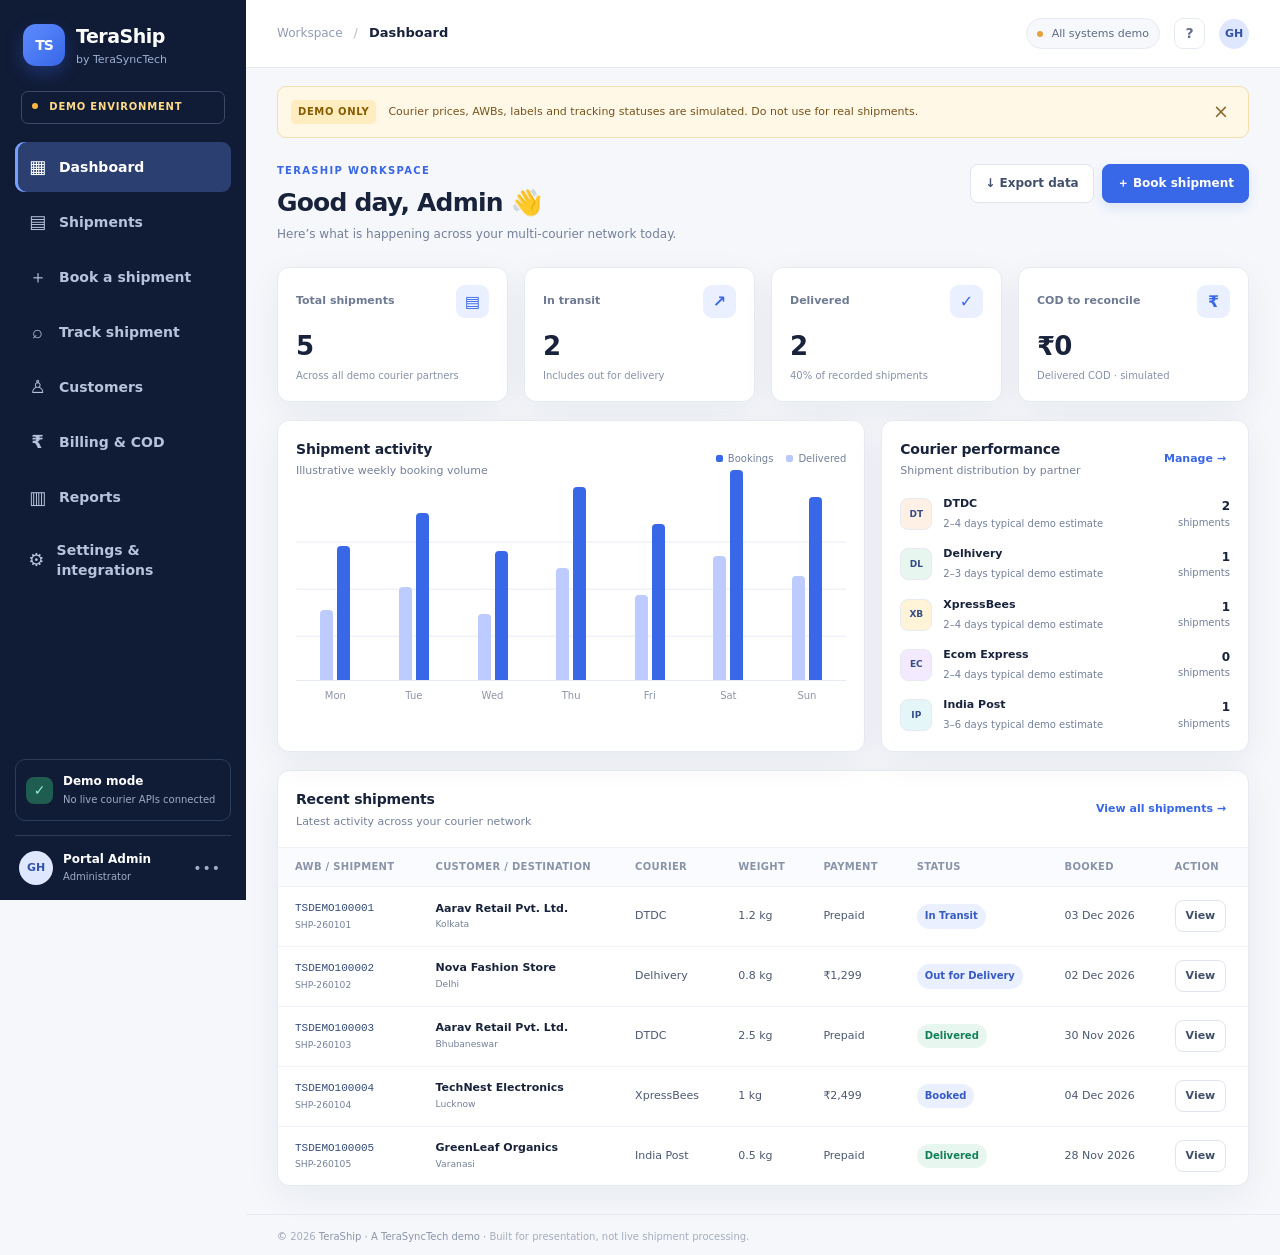
<file: TeraShip-ONE-FILE-index.html>
<!doctype html>
<html lang="en">
<head>
  <meta charset="utf-8">
  <meta name="viewport" content="width=device-width,initial-scale=1">
  <meta name="theme-color" content="#101b35">
  <title>TeraShip | Multi-Courier Management</title>
  <meta name="description" content="TeraShip multi-courier shipping, tracking, billing and COD demo by TeraSyncTech.">
  <style>
:root{--navy:#101b35;--navy2:#172748;--blue:#3867e8;--blue2:#eaf0ff;--ink:#18233b;--muted:#748099;--line:#e6eaf1;--bg:#f5f7fb;--white:#fff;--green:#12805c;--greenbg:#e7f7ef;--amber:#9a6400;--amberbg:#fff4d8;--red:#c33c4a;--shadow:0 10px 35px rgba(23,39,72,.06)}
*{box-sizing:border-box}body{margin:0;background:var(--bg);font:14px/1.45 Inter,ui-sans-serif,system-ui,-apple-system,BlinkMacSystemFont,"Segoe UI",sans-serif;color:var(--ink)}button,input,select,textarea{font:inherit}button{cursor:pointer}.app-shell{min-height:100vh}.sidebar{width:246px;background:var(--navy);color:#fff;position:fixed;inset:0 auto 0 0;padding:23px 15px 15px;display:flex;flex-direction:column;z-index:5}.brand{display:flex;align-items:center;gap:11px;text-decoration:none;color:white;padding:0 8px 24px}.brand-mark{width:42px;height:42px;border-radius:13px;display:grid;place-items:center;background:linear-gradient(135deg,#5d8cff,#3867e8);font-weight:850;letter-spacing:-1px;box-shadow:0 7px 18px #3867e855}.brand strong{display:block;font-size:19px;letter-spacing:-.5px}.brand small{display:block;color:#9eb0d2;font-size:11px;margin-top:1px}.demo-pill{margin:0 6px 18px;border:1px solid #394967;border-radius:7px;padding:8px 10px;font-size:10px;font-weight:800;letter-spacing:.8px;color:#ffda87}.demo-pill span{display:inline-block;width:6px;height:6px;background:#ffb83f;border-radius:50%;margin-right:7px;vertical-align:1px}.nav{display:grid;gap:5px}.nav-item{border:0;background:transparent;color:#b7c3da;text-align:left;padding:12px 13px;border-radius:9px;display:flex;align-items:center;gap:12px;font-weight:550;transition:.15s}.nav-item span{width:19px;text-align:center;font-size:18px}.nav-item:hover{background:#1c2b4b;color:white}.nav-item.active{background:#2b4070;color:white;box-shadow:inset 3px 0 #75a0ff}.sidebar-bottom{margin-top:auto}.secure-note{display:flex;gap:10px;align-items:center;padding:13px 10px;border:1px solid #2d3e5d;border-radius:10px;margin-bottom:14px}.secure-icon{width:27px;height:27px;border-radius:8px;display:grid;place-items:center;background:#1f5d50;color:#8ff0cb;font-weight:900}.secure-note b,.user-mini b{display:block;font-size:12px}.secure-note small,.user-mini small{display:block;font-size:10px;color:#9eacc4;margin-top:2px}.user-mini{display:flex;align-items:center;gap:10px;border-top:1px solid #2b3a57;padding:15px 4px 0}.avatar{width:34px;height:34px;border-radius:50%;display:grid;place-items:center;background:#dfe7ff;color:#3154a8;font-size:11px;font-weight:800;flex-shrink:0}.user-mini button{margin-left:auto;background:transparent;color:#9eacc4;border:0;letter-spacing:1px}.main{margin-left:246px;min-height:100vh;display:flex;flex-direction:column}.topbar{height:68px;background:#fff;border-bottom:1px solid var(--line);display:flex;align-items:center;justify-content:space-between;padding:0 31px;position:sticky;top:0;z-index:3}.breadcrumbs{display:flex;gap:11px;align-items:center;color:#929bb0;font-size:12px}.breadcrumbs b{color:#c2c8d4}.breadcrumbs strong{color:var(--ink);font-size:13px}.top-actions{display:flex;align-items:center;gap:14px}.status-chip{font-size:11px;color:#5e6b83;background:#f6f8fb;border:1px solid var(--line);padding:7px 10px;border-radius:20px}.status-chip i{display:inline-block;width:6px;height:6px;background:#e6a33b;border-radius:50%;margin-right:5px}.icon-button{width:31px;height:31px;border:1px solid var(--line);background:white;border-radius:9px;color:#66718a;font-weight:700}.avatar.small{width:30px;height:30px}.mobile-menu{display:none;border:0;background:none;font-size:20px}.demo-banner{margin:18px 31px 0;background:#fff8e7;border:1px solid #f3dfad;color:#77531b;border-radius:9px;padding:10px 13px;display:flex;align-items:center;gap:12px;font-size:11px}.demo-banner strong{font-size:10px;letter-spacing:.6px;color:#875b00;background:#ffedbf;padding:5px 7px;border-radius:5px;white-space:nowrap}.demo-banner button{margin-left:auto;border:0;background:transparent;color:#8a6a2e;font-size:19px}.page-content{padding:26px 31px 28px;flex:1;max-width:1600px;width:100%;margin:0 auto}.page-heading{display:flex;align-items:flex-start;justify-content:space-between;gap:16px;margin-bottom:23px}.eyebrow{font-size:10px;letter-spacing:1.3px;color:var(--blue);font-weight:800;text-transform:uppercase;margin-bottom:7px}.page-heading h1{font-size:25px;letter-spacing:-.8px;margin:0 0 5px;font-weight:760}.page-heading p{margin:0;color:var(--muted);font-size:12px}.button{border:1px solid #dfe5ef;border-radius:8px;background:#fff;padding:10px 14px;color:#42516b;font-size:12px;font-weight:700;display:inline-flex;align-items:center;justify-content:center;gap:7px;text-decoration:none;white-space:nowrap}.button:hover{border-color:#9cb3ff;background:#f8faff}.button.primary{background:var(--blue);border-color:var(--blue);color:#fff;box-shadow:0 5px 12px #3867e822}.button.primary:hover{background:#2856d3}.button.subtle{background:#f8faff;color:var(--blue);border-color:#e0e8ff}.button.danger{color:var(--red);border-color:#f4d9dd}.button.small{padding:7px 10px;font-size:11px}.button:disabled{opacity:.5;cursor:not-allowed}.heading-actions{display:flex;gap:8px;flex-wrap:wrap}.grid{display:grid;gap:16px}.stats-grid{grid-template-columns:repeat(4,minmax(0,1fr));margin-bottom:18px}.stat-card,.panel,.courier-card{background:#fff;border:1px solid var(--line);border-radius:12px;box-shadow:var(--shadow)}.stat-card{padding:17px 18px;min-height:126px}.stat-top{display:flex;align-items:center;justify-content:space-between;color:#6e7a92;font-size:11px;font-weight:650}.stat-icon{width:33px;height:33px;display:grid;place-items:center;border-radius:9px;background:var(--blue2);color:var(--blue);font-size:16px}.stat-value{font-size:26px;letter-spacing:-.8px;font-weight:800;margin:10px 0 4px}.stat-note{font-size:10px;color:#8792a7}.positive{color:var(--green)!important}.dashboard-grid{grid-template-columns:minmax(0,1.6fr) minmax(260px,1fr);margin-bottom:18px}.panel{padding:18px;min-width:0}.panel-head{display:flex;align-items:center;justify-content:space-between;gap:12px;margin-bottom:17px}.panel-head h2{font-size:14px;margin:0;letter-spacing:-.2px}.panel-head p{margin:4px 0 0;font-size:11px;color:var(--muted)}.text-link{background:none;border:0;color:var(--blue);font-weight:700;font-size:11px;padding:4px}.chart-legend{display:flex;gap:13px;color:var(--muted);font-size:10px}.chart-legend span:before{content:"";display:inline-block;width:7px;height:7px;border-radius:2px;background:var(--blue);margin-right:5px}.chart-legend span:nth-child(2):before{background:#b9c9ff}.bar-chart{height:185px;display:flex;align-items:flex-end;justify-content:space-around;gap:12px;padding:12px 6px 0;border-bottom:1px solid var(--line);background:repeating-linear-gradient(to bottom,transparent 0,transparent 45px,#f0f2f7 46px,#f0f2f7 47px)}.bar-group{height:100%;flex:1;display:flex;align-items:flex-end;justify-content:center;gap:4px;position:relative}.bar{width:13px;border-radius:4px 4px 0 0;background:var(--blue);min-height:5px}.bar.secondary{background:#bdcbff}.bar-label{position:absolute;bottom:-23px;font-size:10px;color:#8b95a8}.courier-list{display:grid;gap:14px}.courier-row{display:grid;grid-template-columns:33px 1fr auto;align-items:center;gap:10px}.courier-logo{height:32px;width:32px;border:1px solid var(--line);border-radius:8px;display:grid;place-items:center;font-size:9px;font-weight:900;color:#344d87;background:#f9fbff}.courier-info b{display:block;font-size:11px}.courier-info small{font-size:10px;color:var(--muted)}.courier-count{text-align:right;font-weight:750;font-size:12px}.courier-count small{display:block;font-weight:400;font-size:10px;color:var(--muted)}.table-panel{padding:0;overflow:hidden}.table-panel .panel-head{padding:18px 18px 0}.table-wrap{overflow-x:auto}table{border-collapse:collapse;width:100%;white-space:nowrap}th{text-align:left;font-size:10px;letter-spacing:.3px;text-transform:uppercase;color:#8a94a8;font-weight:750;background:#fafbfe;padding:12px 17px;border-top:1px solid #f0f2f7;border-bottom:1px solid #edf0f5}td{padding:13px 17px;border-bottom:1px solid #f0f2f7;font-size:11px;color:#4b5870}tr:last-child td{border-bottom:0}td b{color:var(--ink);font-size:11px}.muted{color:var(--muted)}.mono{font-family:ui-monospace,SFMono-Regular,Menlo,monospace;font-size:11px;color:#354c7b}.badge{display:inline-flex;align-items:center;border-radius:20px;padding:5px 8px;font-size:10px;font-weight:750}.badge.delivered{color:var(--green);background:var(--greenbg)}.badge.transit,.badge.booked{color:#365ac2;background:#eaf0ff}.badge.pending,.badge.exception{color:var(--amber);background:var(--amberbg)}.badge.cancelled{color:var(--red);background:#ffebee}.toolbar{display:flex;gap:9px;align-items:center;flex-wrap:wrap;margin-bottom:15px}.searchbox{position:relative;flex:1;min-width:180px}.searchbox input{padding-left:34px}.searchbox span{position:absolute;left:12px;top:10px;color:#98a2b5}.field input,.field select,.field textarea,.searchbox input,.toolbar select{width:100%;border:1px solid #dfe5ef;border-radius:8px;background:white;padding:10px 11px;color:var(--ink);outline:none;font-size:12px}.field input:focus,.field select:focus,.field textarea:focus,.searchbox input:focus,.toolbar select:focus{border-color:#91a9ff;box-shadow:0 0 0 3px #3867e812}.field label{display:block;font-size:11px;font-weight:700;color:#485670;margin-bottom:6px}.field small{display:block;color:var(--muted);font-size:10px;margin-top:5px}.form-grid{display:grid;grid-template-columns:repeat(2,minmax(0,1fr));gap:16px}.form-section{border:1px solid var(--line);border-radius:11px;padding:18px;margin-bottom:15px;background:white}.form-section h2{font-size:13px;margin:0 0 15px}.form-fields{display:grid;grid-template-columns:repeat(2,minmax(0,1fr));gap:13px}.field.full{grid-column:1/-1}.field textarea{resize:vertical;min-height:70px}.booking-layout{display:grid;grid-template-columns:minmax(0,1.5fr) minmax(260px,.8fr);gap:16px;align-items:start}.rate-panel{position:sticky;top:90px}.rate-card{border:1px solid var(--line);border-radius:9px;padding:12px;margin-bottom:9px;display:grid;grid-template-columns:1fr auto;gap:8px;cursor:pointer}.rate-card.selected{border-color:var(--blue);background:#f7f9ff;box-shadow:0 0 0 2px #3867e812}.rate-card b{font-size:12px}.rate-card small{display:block;color:var(--muted);font-size:10px;margin-top:3px}.rate-price{text-align:right;font-size:17px;font-weight:850}.rate-price small{font-size:10px;font-weight:500}.rate-card .radio-dot{display:inline-block;width:11px;height:11px;border:1.5px solid #b9c3d4;border-radius:50%;margin-right:5px}.rate-card.selected .radio-dot{border:4px solid var(--blue)}.callout{background:#f1f5ff;color:#51658f;border-radius:8px;padding:11px 12px;font-size:10px;line-height:1.6}.callout.warning{background:#fff7e4;color:#795c22}.empty-state{text-align:center;padding:38px 15px;color:var(--muted);font-size:12px}.empty-state b{display:block;color:var(--ink);margin-bottom:5px}.customer-grid{grid-template-columns:repeat(3,minmax(0,1fr))}.customer-card{background:white;border:1px solid var(--line);border-radius:11px;padding:16px}.customer-card-top{display:flex;align-items:center;gap:10px;margin-bottom:14px}.customer-avatar{width:38px;height:38px;border-radius:10px;background:#e9eeff;color:#3c5ab4;display:grid;place-items:center;font-weight:800}.customer-card h3{font-size:12px;margin:0}.customer-card small{color:var(--muted);font-size:10px}.customer-metrics{display:grid;grid-template-columns:1fr 1fr;border-top:1px solid var(--line);padding-top:12px;gap:10px}.customer-metrics b{display:block;font-size:15px}.customer-metrics span{font-size:10px;color:var(--muted)}.billing-grid{grid-template-columns:repeat(3,minmax(0,1fr));margin-bottom:17px}.billing-stat{padding:15px 17px;background:#fff;border:1px solid var(--line);border-radius:11px}.billing-stat span{display:block;font-size:11px;color:var(--muted)}.billing-stat b{display:block;font-size:22px;margin:7px 0 2px}.billing-stat small{font-size:10px;color:var(--muted)}.tracking-search{display:flex;gap:8px;max-width:700px}.tracking-search input{flex:1;min-width:0;border:1px solid #dfe5ef;border-radius:8px;padding:13px}.tracking-result{margin-top:20px;max-width:850px}.tracking-summary{display:flex;justify-content:space-between;gap:16px;align-items:flex-start;padding-bottom:17px;border-bottom:1px solid var(--line)}.tracking-summary h2{font-size:17px;margin:0 0 5px}.timeline{padding:20px 0 0 6px}.timeline-item{display:grid;grid-template-columns:22px 1fr;gap:11px;min-height:64px;position:relative}.timeline-item:not(:last-child):before{content:"";position:absolute;left:8px;top:17px;bottom:-1px;width:2px;background:#e4e9f2}.timeline-dot{width:17px;height:17px;border:4px solid #dfe6ff;background:var(--blue);border-radius:50%;z-index:1}.timeline-item.future .timeline-dot{border-color:#eef0f5;background:#c7ceda}.timeline-item b{display:block;font-size:12px}.timeline-item small{display:block;color:var(--muted);font-size:10px;margin-top:3px}.settings-grid{grid-template-columns:repeat(2,minmax(0,1fr))}.integration-card{border:1px solid var(--line);border-radius:10px;padding:14px;display:flex;gap:12px;align-items:center;background:white}.integration-card .courier-logo{width:42px;height:42px;font-size:11px}.integration-card b{display:block;font-size:12px}.integration-card small{display:block;color:var(--muted);font-size:10px;margin-top:3px}.integration-card .integration-status{margin-left:auto}.report-grid{grid-template-columns:repeat(3,minmax(0,1fr));margin-bottom:16px}.report-card{background:white;border:1px solid var(--line);border-radius:11px;padding:17px}.report-card .stat-icon{margin-bottom:12px}.report-card h3{font-size:13px;margin:0 0 5px}.report-card p{font-size:11px;color:var(--muted);min-height:32px;margin:0 0 14px}.label-sheet{border:1px dashed #aab4c5;border-radius:8px;padding:20px;max-width:440px;color:#17223a;background:white}.label-brand{display:flex;justify-content:space-between;align-items:center;border-bottom:2px solid #17223a;padding-bottom:10px;margin-bottom:12px}.label-brand b{font-size:18px}.label-awb{font-family:monospace;font-size:20px;font-weight:800;letter-spacing:1px}.label-grid{display:grid;grid-template-columns:1fr 1fr;gap:12px;margin:12px 0}.label-grid b{display:block;font-size:10px;margin-bottom:4px}.label-grid span{font-size:11px}.barcode{height:46px;background:repeating-linear-gradient(90deg,#111 0,#111 2px,transparent 2px,transparent 4px,#111 4px,#111 5px,transparent 5px,transparent 8px);margin:14px 0 6px}.label-foot{display:flex;justify-content:space-between;font-size:9px;color:#555}.toast{position:fixed;right:24px;bottom:24px;background:#14213d;color:white;padding:12px 16px;border-radius:9px;box-shadow:0 12px 30px #0002;opacity:0;transform:translateY(10px);transition:.2s;pointer-events:none;z-index:20;font-size:12px}.toast.show{opacity:1;transform:translateY(0)}.modal-backdrop{position:fixed;inset:0;background:#0b1534a8;z-index:15;display:grid;place-items:center;padding:20px}.modal{width:min(600px,100%);max-height:90vh;overflow:auto;background:white;border-radius:14px;box-shadow:0 25px 80px #07102b55;padding:20px}.modal header{display:flex;justify-content:space-between;align-items:center;margin-bottom:18px}.modal h2{font-size:17px;margin:0}.hidden{display:none!important}footer{padding:15px 31px;border-top:1px solid var(--line);color:#8b95a8;font-size:10px}footer span{color:#a5adbc}
@media(max-width:1100px){.stats-grid{grid-template-columns:repeat(2,minmax(0,1fr))}.dashboard-grid{grid-template-columns:1fr}.customer-grid{grid-template-columns:repeat(2,minmax(0,1fr))}.booking-layout{grid-template-columns:1fr}.rate-panel{position:static}.report-grid{grid-template-columns:repeat(2,minmax(0,1fr))}}
@media(max-width:760px){.sidebar{transform:translateX(-100%);transition:transform .2s}.sidebar.open{transform:translateX(0);box-shadow:10px 0 35px #0003}.main{margin-left:0}.topbar{padding:0 16px;height:60px}.mobile-menu{display:block}.breadcrumbs{margin-right:auto;margin-left:12px}.status-chip{display:none}.demo-banner{margin:12px 13px 0;align-items:flex-start;font-size:10px}.demo-banner strong{font-size:9px}.page-content{padding:20px 13px}.page-heading{flex-direction:column}.page-heading h1{font-size:22px}.heading-actions{width:100%}.stats-grid{gap:9px}.stat-card{padding:13px;min-height:115px}.stat-value{font-size:22px}.stat-note{font-size:9px}.panel{padding:14px}.table-panel{padding:0}.table-panel .panel-head{padding:15px 14px 0}.form-grid,.form-fields,.settings-grid{grid-template-columns:1fr}.field.full{grid-column:auto}.customer-grid,.billing-grid,.report-grid{grid-template-columns:1fr}.tracking-summary{flex-direction:column}.tracking-search{flex-wrap:wrap}.tracking-search input{flex-basis:100%}footer{padding:14px}.top-actions{gap:8px}}
@media print{body{background:white}.sidebar,.topbar,.demo-banner,footer,.no-print,.page-heading,.page-content>*:not(.print-target){display:none!important}.main{margin:0}.page-content{padding:0}.print-target{display:block!important;box-shadow:none;border:0}.label-sheet{margin:0 auto;border:1px dashed #888;max-width:none;width:100%;page-break-inside:avoid}.modal-backdrop{display:none!important}@page{size:A4;margin:10mm}}

</style>
</head>
<body>
<div class="app-shell">
  <aside class="sidebar" id="sidebar">
    <a class="brand" href="#" aria-label="TeraShip home">
      <span class="brand-mark">TS</span><span><strong>TeraShip</strong><small>by TeraSyncTech</small></span>
    </a>
    <div class="demo-pill"><span></span> DEMO ENVIRONMENT</div>
    <nav class="nav">
      <button class="nav-item active" data-page="dashboard"><span>▦</span> Dashboard</button>
      <button class="nav-item" data-page="shipments"><span>▤</span> Shipments</button>
      <button class="nav-item" data-page="booking"><span>＋</span> Book a shipment</button>
      <button class="nav-item" data-page="tracking"><span>⌕</span> Track shipment</button>
      <button class="nav-item" data-page="customers"><span>♙</span> Customers</button>
      <button class="nav-item" data-page="billing"><span>₹</span> Billing & COD</button>
      <button class="nav-item" data-page="reports"><span>▥</span> Reports</button>
      <button class="nav-item" data-page="settings"><span>⚙</span> Settings & integrations</button>
    </nav>
    <div class="sidebar-bottom">
      <div class="secure-note"><span class="secure-icon">✓</span><div><b>Demo mode</b><small>No live courier APIs connected</small></div></div>
      <div class="user-mini"><div class="avatar">GH</div><div><b>Portal Admin</b><small>Administrator</small></div><button id="profileMenu" title="Profile">•••</button></div>
    </div>
  </aside>

  <main class="main">
    <header class="topbar">
      <button class="mobile-menu" id="mobileMenu" aria-label="Open menu">☰</button>
      <div class="breadcrumbs"><span>Workspace</span><b>/</b><strong id="pageCrumb">Dashboard</strong></div>
      <div class="top-actions"><span class="status-chip"><i></i> All systems demo</span><button class="icon-button" id="helpBtn" title="Demo information">?</button><div class="avatar small">GH</div></div>
    </header>
    <div class="demo-banner"><strong>DEMO ONLY</strong><span>Courier prices, AWBs, labels and tracking statuses are simulated. Do not use for real shipments.</span><button id="dismissBanner" aria-label="Dismiss">×</button></div>
    <section class="page-content" id="pageContent"></section>
    <footer>© <span id="year"></span> TeraShip · A TeraSyncTech demo · <span>Built for presentation, not live shipment processing.</span></footer>
  </main>
</div>
<div class="toast" id="toast" role="status" aria-live="polite"></div>
<div class="modal-backdrop hidden" id="modalBackdrop"><section class="modal" id="modal" role="dialog" aria-modal="true" aria-labelledby="modalTitle"><header><h2 id="modalTitle">Details</h2><button class="icon-button" id="modalClose" aria-label="Close">×</button></header><div id="modalBody"></div></section></div>
<script>
/* TeraShip demo application. All courier integrations and rates are simulated. */
(() => {
  const $ = (s, root=document) => root.querySelector(s);
  const $$ = (s, root=document) => [...root.querySelectorAll(s)];
  const money = n => new Intl.NumberFormat('en-IN',{style:'currency',currency:'INR',maximumFractionDigits:0}).format(Number(n||0));
  const date = d => new Date(d).toLocaleDateString('en-IN',{day:'2-digit',month:'short',year:'numeric'});
  const nowISO = () => new Date().toISOString();
  const escapeHtml = v => String(v ?? '').replace(/[&<>"']/g, c=>({'&':'&amp;','<':'&lt;','>':'&gt;','"':'&quot;',"'":'&#39;'}[c]));
  const couriers = [
    {name:'DTDC',code:'DT',color:'#fff0e6',base:68,eta:'2–4 days'},
    {name:'Delhivery',code:'DL',color:'#e7f7ef',base:62,eta:'2–3 days'},
    {name:'XpressBees',code:'XB',color:'#fff4d8',base:59,eta:'2–4 days'},
    {name:'Ecom Express',code:'EC',color:'#f3eaff',base:64,eta:'2–4 days'},
    {name:'India Post',code:'IP',color:'#e4f6f7',base:48,eta:'3–6 days'}
  ];
  const seedCustomers = [
    {id:'CUS-1001',name:'Aarav Retail Pvt. Ltd.',contact:'Rohan Mehta',phone:'9876543210',email:'ops@aaravretail.example',city:'Ranchi',shipments:38,balance:12450},
    {id:'CUS-1002',name:'Nova Fashion Store',contact:'Sana Khan',phone:'9123456780',email:'sana@novafashion.example',city:'Jamshedpur',shipments:24,balance:6800},
    {id:'CUS-1003',name:'TechNest Electronics',contact:'Amit Verma',phone:'9988776655',email:'dispatch@technest.example',city:'Patna',shipments:17,balance:0},
    {id:'CUS-1004',name:'GreenLeaf Organics',contact:'Priya Singh',phone:'9090909090',email:'orders@greenleaf.example',city:'Dhanbad',shipments:12,balance:2300}
  ];
  const seedShipments = [
    {id:'SHP-260101',awb:'TSDEMO100001',customerId:'CUS-1001',customer:'Aarav Retail Pvt. Ltd.',sender:'Aarav Retail Pvt. Ltd.',senderPhone:'9876543210',senderCity:'Ranchi',receiver:'Ananya Das',receiverPhone:'9122200011',receiverCity:'Kolkata',receiverPin:'700001',weight:1.2,service:'Prepaid',amount:145,cod:0,courier:'DTDC',status:'In Transit',created:daysAgo(1),eta:'1–2 days',timeline:[['Shipment booked','Shipment created in TeraShip demo',daysAgo(1)],['Picked up','Parcel picked up by simulated courier',daysAgo(1)],['In Transit','Shipment moving through demo network',nowISO()]]},
    {id:'SHP-260102',awb:'TSDEMO100002',customerId:'CUS-1002',customer:'Nova Fashion Store',sender:'Nova Fashion Store',senderPhone:'9123456780',senderCity:'Jamshedpur',receiver:'Ritika Sharma',receiverPhone:'9876500123',receiverCity:'Delhi',receiverPin:'110001',weight:0.8,service:'COD',amount:118,cod:1299,courier:'Delhivery',status:'Out for Delivery',created:daysAgo(2),eta:'Today',timeline:[['Shipment booked','Shipment created in TeraShip demo',daysAgo(2)],['Picked up','Parcel picked up by simulated courier',daysAgo(2)],['In Transit','Reached destination hub (simulated)',daysAgo(1)],['Out for Delivery','Courier agent assigned (simulated)',nowISO()]]},
    {id:'SHP-260103',awb:'TSDEMO100003',customerId:'CUS-1001',customer:'Aarav Retail Pvt. Ltd.',sender:'Aarav Retail Pvt. Ltd.',senderPhone:'9876543210',senderCity:'Ranchi',receiver:'Vivek Kumar',receiverPhone:'9898989898',receiverCity:'Bhubaneswar',receiverPin:'751001',weight:2.5,service:'Prepaid',amount:192,cod:0,courier:'DTDC',status:'Delivered',created:daysAgo(4),eta:'Delivered',timeline:[['Shipment booked','Shipment created in TeraShip demo',daysAgo(4)],['Picked up','Parcel picked up by simulated courier',daysAgo(4)],['In Transit','Reached destination hub (simulated)',daysAgo(3)],['Delivered','Delivery recorded in demo system',daysAgo(2)]]},
    {id:'SHP-260104',awb:'TSDEMO100004',customerId:'CUS-1003',customer:'TechNest Electronics',sender:'TechNest Electronics',senderPhone:'9988776655',senderCity:'Patna',receiver:'Rahul Jain',receiverPhone:'9811112222',receiverCity:'Lucknow',receiverPin:'226001',weight:1.0,service:'COD',amount:132,cod:2499,courier:'XpressBees',status:'Booked',created:daysAgo(0),eta:'2–4 days',timeline:[['Shipment booked','Shipment created in TeraShip demo',nowISO()]]},
    {id:'SHP-260105',awb:'TSDEMO100005',customerId:'CUS-1004',customer:'GreenLeaf Organics',sender:'GreenLeaf Organics',senderPhone:'9090909090',senderCity:'Dhanbad',receiver:'Meera Roy',receiverPhone:'9000001111',receiverCity:'Varanasi',receiverPin:'221001',weight:0.5,service:'Prepaid',amount:98,cod:0,courier:'India Post',status:'Delivered',created:daysAgo(6),eta:'Delivered',timeline:[['Shipment booked','Shipment created in TeraShip demo',daysAgo(6)],['Picked up','Parcel accepted at demo counter',daysAgo(6)],['Delivered','Delivery recorded in demo system',daysAgo(3)]]}
  ];
  function daysAgo(n){return new Date(Date.now()-n*86400000).toISOString()}
  const state = {
    page:'dashboard', selectedCourier:'DTDC', selectedRate:null,
    customers:load('teraship_customers',seedCustomers),
    shipments:load('teraship_shipments',seedShipments),
    invoices:load('teraship_invoices',[
      {id:'INV-26001',customer:'Aarav Retail Pvt. Ltd.',date:daysAgo(1),amount:5510,status:'Unpaid',shipments:12},
      {id:'INV-26002',customer:'Nova Fashion Store',date:daysAgo(3),amount:3240,status:'Paid',shipments:8},
      {id:'INV-26003',customer:'TechNest Electronics',date:daysAgo(5),amount:1890,status:'Unpaid',shipments:5}
    ]),
    trackingQuery:''
  };
  function load(key,fallback){try{const v=localStorage.getItem(key);return v?JSON.parse(v):fallback}catch{return fallback}}
  function save(){localStorage.setItem('teraship_shipments',JSON.stringify(state.shipments));localStorage.setItem('teraship_customers',JSON.stringify(state.customers));localStorage.setItem('teraship_invoices',JSON.stringify(state.invoices))}
  const total = arr => arr.reduce((s,x)=>s+Number(x||0),0);
  const delivered = () => state.shipments.filter(s=>s.status==='Delivered').length;
  const inTransit = () => state.shipments.filter(s=>['In Transit','Out for Delivery'].includes(s.status)).length;
  const todayCount = () => state.shipments.filter(s=>new Date(s.created).toDateString()===new Date().toDateString()).length;
  const statusClass = status => ({'Delivered':'delivered','In Transit':'transit','Out for Delivery':'transit','Booked':'booked','Pending':'pending','Exception':'exception','Cancelled':'cancelled'})[status]||'pending';
  const badge = s => `<span class="badge ${statusClass(s)}">${escapeHtml(s)}</span>`;
  const pageTitles={dashboard:'Dashboard',shipments:'Shipments',booking:'Book a shipment',tracking:'Track shipment',customers:'Customers',billing:'Billing & COD',reports:'Reports',settings:'Settings & integrations'};
  function heading(title,desc,actions=''){return `<div class="page-heading"><div><div class="eyebrow">TERASHIP WORKSPACE</div><h1>${title}</h1><p>${desc}</p></div><div class="heading-actions">${actions}</div></div>`}
  function stat(label,value,note,icon){return `<article class="stat-card"><div class="stat-top"><span>${label}</span><span class="stat-icon">${icon}</span></div><div class="stat-value">${value}</div><div class="stat-note">${note}</div></article>`}
  function shipmentRows(list){if(!list.length)return `<tr><td colspan="8"><div class="empty-state"><b>No shipments found</b>Try another search or book a new shipment.</div></td></tr>`;
    return list.map(s=>`<tr><td><span class="mono">${escapeHtml(s.awb)}</span><br><small class="muted">${escapeHtml(s.id)}</small></td><td><b>${escapeHtml(s.customer)}</b><br><small class="muted">${escapeHtml(s.receiverCity)}</small></td><td>${escapeHtml(s.courier)}</td><td>${s.weight} kg</td><td>${s.service==='COD'?money(s.cod):'Prepaid'}</td><td>${badge(s.status)}</td><td>${date(s.created)}</td><td><button class="button small" data-action="track" data-awb="${escapeHtml(s.awb)}">View</button></td></tr>`).join('')}
  function recentTable(list=state.shipments.slice(0,5)){return `<div class="panel table-panel"><div class="panel-head"><div><h2>Recent shipments</h2><p>Latest activity across your courier network</p></div><button class="text-link" data-page="shipments">View all shipments →</button></div><div class="table-wrap"><table><thead><tr><th>AWB / Shipment</th><th>Customer / Destination</th><th>Courier</th><th>Weight</th><th>Payment</th><th>Status</th><th>Booked</th><th>Action</th></tr></thead><tbody>${shipmentRows(list)}</tbody></table></div></div>`}
  function dashboard(){
    const max=Math.max(1,...[18,24,17,29,22,32,27].map(n=>n));
    const bars=[18,24,17,29,22,32,27];
    const chart=bars.map((n,i)=>`<div class="bar-group"><div class="bar secondary" style="height:${n/max*72}%"></div><div class="bar" style="height:${Math.max(8,(n+7)/max*100)}%"></div><span class="bar-label">${['Mon','Tue','Wed','Thu','Fri','Sat','Sun'][i]}</span></div>`).join('');
    const courierRows=couriers.map(c=>{const count=state.shipments.filter(s=>s.courier===c.name).length;return `<div class="courier-row"><div class="courier-logo" style="background:${c.color}">${c.code}</div><div class="courier-info"><b>${c.name}</b><small>${c.eta} typical demo estimate</small></div><div class="courier-count">${count}<small>shipments</small></div></div>`}).join('');
    return heading('Good day, Admin 👋','Here’s what is happening across your multi-courier network today.',`<button class="button" data-action="export">↓ Export data</button><button class="button primary" data-page="booking">＋ Book shipment</button>`)
    +`<div class="grid stats-grid">${stat('Total shipments',state.shipments.length,'Across all demo courier partners','▤')}${stat('In transit',inTransit(),'Includes out for delivery','↗')}${stat('Delivered',delivered(),`${state.shipments.length?Math.round(delivered()/state.shipments.length*100):0}% of recorded shipments`,'✓')}${stat('COD to reconcile',money(total(state.shipments.filter(s=>s.service==='COD'&&s.status==='Delivered').map(s=>s.cod))),'Delivered COD · simulated','₹')}</div>
    <div class="grid dashboard-grid"><section class="panel"><div class="panel-head"><div><h2>Shipment activity</h2><p>Illustrative weekly booking volume</p></div><div class="chart-legend"><span>Bookings</span><span>Delivered</span></div></div><div class="bar-chart">${chart}</div></section><section class="panel"><div class="panel-head"><div><h2>Courier performance</h2><p>Shipment distribution by partner</p></div><button class="text-link" data-page="settings">Manage →</button></div><div class="courier-list">${courierRows}</div></section></div>${recentTable()}`;
  }
  function shipmentsPage(){return heading('Shipments','Search, filter and manage every shipment from one portal.',`<button class="button" data-action="export">↓ Export CSV</button><button class="button primary" data-page="booking">＋ New shipment</button>`)+`<div class="toolbar"><div class="searchbox"><span>⌕</span><input id="shipmentSearch" placeholder="Search AWB, customer or destination…"></div><select id="statusFilter"><option value="">All statuses</option>${['Booked','In Transit','Out for Delivery','Delivered','Exception','Cancelled'].map(s=>`<option>${s}</option>`).join('')}</select><select id="courierFilter"><option value="">All couriers</option>${couriers.map(c=>`<option>${c.name}</option>`).join('')}</select></div><div id="shipmentTable">${recentTable(state.shipments)}</div>`}
  function customerOptions(){return state.customers.map(c=>`<option value="${escapeHtml(c.id)}">${escapeHtml(c.name)}</option>`).join('')}
  function bookingPage(){return heading('Book a shipment','Create a shipment record and compare illustrative courier rates. No real booking will be sent.',`<button class="button" data-action="resetBooking">Reset form</button>`)+`
  <form id="bookingForm"><div class="booking-layout"><div>
  <section class="form-section"><h2>01 · Customer & shipment type</h2><div class="form-fields">
  <div class="field"><label for="customerId">Customer account *</label><select id="customerId" required>${customerOptions()}</select></div>
  <div class="field"><label for="serviceType">Payment type *</label><select id="serviceType"><option>Prepaid</option><option>COD</option></select></div>
  <div class="field"><label for="weight">Actual weight (kg) *</label><input id="weight" type="number" min=".1" step=".1" value="1" required></div>
  <div class="field"><label for="dimensions">Dimensions (cm)</label><input id="dimensions" placeholder="e.g. 20 × 15 × 10"></div>
  <div class="field"><label for="declaredValue">Declared value (₹)</label><input id="declaredValue" type="number" min="0" value="1000"></div>
  <div class="field" id="codField"><label for="codAmount">COD amount (₹)</label><input id="codAmount" type="number" min="0" value="0"></div>
  </div></section>
  <section class="form-section"><h2>02 · Sender details</h2><div class="form-fields">
  <div class="field"><label for="senderName">Sender / business name *</label><input id="senderName" required placeholder="Business name"></div><div class="field"><label for="senderPhone">Sender mobile *</label><input id="senderPhone" required inputmode="numeric" placeholder="10-digit mobile"></div>
  <div class="field"><label for="senderCity">Pickup city *</label><input id="senderCity" required placeholder="e.g. Ranchi"></div><div class="field"><label for="senderPin">Pickup PIN code</label><input id="senderPin" inputmode="numeric" maxlength="6" placeholder="834001"></div>
  </div></section>
  <section class="form-section"><h2>03 · Receiver details</h2><div class="form-fields">
  <div class="field"><label for="receiverName">Receiver name *</label><input id="receiverName" required placeholder="Full name"></div><div class="field"><label for="receiverPhone">Receiver mobile *</label><input id="receiverPhone" required inputmode="numeric" placeholder="10-digit mobile"></div>
  <div class="field"><label for="receiverCity">Destination city *</label><input id="receiverCity" required placeholder="e.g. Kolkata"></div><div class="field"><label for="receiverPin">Destination PIN code *</label><input id="receiverPin" required inputmode="numeric" maxlength="6" placeholder="700001"></div>
  <div class="field full"><label for="receiverAddress">Full delivery address *</label><textarea id="receiverAddress" required placeholder="House / street / landmark / area"></textarea></div>
  <div class="field full"><label for="notes">Shipment notes (optional)</label><input id="notes" placeholder="Fragile, handling notes, reference"></div>
  </div></section>
  <div class="callout warning">Demo notice: booking creates a local sample record and a DEMO AWB only. It does not request a pickup, create a real courier label or transfer COD.</div>
  </div><aside class="panel rate-panel"><div class="panel-head"><div><h2>04 · Compare courier rates</h2><p>Sample prices for presentation only</p></div></div><div id="rateOptions"></div><div class="field" style="margin:13px 0"><label for="customerCharge">Customer charge (₹)</label><input id="customerCharge" type="number" min="0" value="149"><small>Set your selling price. Actual courier cost must come from your agreement.</small></div><div class="callout">Rates are illustrative, not live quotes. Serviceability, volumetric weight, fuel surcharges, GST and remote-area fees are not checked.</div><button class="button primary" style="width:100%;margin-top:14px" type="submit">Create demo shipment →</button></aside></div></form>`}
  function trackingPage(){return heading('Track a shipment','Look up a demo AWB to see its simulated tracking timeline.')+`<div class="panel"><div class="panel-head"><div><h2>Shipment tracking</h2><p>Try TSDEMO100001 or select one of the sample tracking numbers.</p></div></div><form id="trackingForm" class="tracking-search"><input id="trackingInput" value="${escapeHtml(state.trackingQuery)}" placeholder="Enter AWB / tracking number" required><button class="button primary">Track shipment</button><button type="button" class="button" data-action="sampleTracking">Use sample AWB</button></form><div id="trackingResult" class="tracking-result">${state.trackingQuery?renderTracking(state.trackingQuery):'<div class="empty-state"><b>Enter an AWB to begin</b>Tracking updates in this demo are simulated.</div>'}</div></div>`}
  function renderTracking(query){const s=state.shipments.find(x=>x.awb.toLowerCase()===query.toLowerCase()||x.id.toLowerCase()===query.toLowerCase());if(!s)return `<div class="empty-state"><b>No matching demo shipment</b>Check the AWB and try again.</div>`;
    const timeline=s.timeline||[];return `<div class="tracking-summary"><div><div class="eyebrow">${escapeHtml(s.courier)} · SIMULATED TRACKING</div><h2>${escapeHtml(s.awb)}</h2><p class="muted" style="margin:0;font-size:11px">${escapeHtml(s.senderCity)} → ${escapeHtml(s.receiverCity)} · ${s.weight} kg</p></div><div>${badge(s.status)}</div></div><div class="timeline">${timeline.map((t,i)=>`<div class="timeline-item ${i===timeline.length-1?'':'future'}"><span class="timeline-dot"></span><div><b>${escapeHtml(t[0])}</b><small>${escapeHtml(t[1])}</small><small>${new Date(t[2]).toLocaleString('en-IN')}</small></div></div>`).join('')}</div><div class="callout warning">This tracking timeline is generated by the demo and is not sourced from ${escapeHtml(s.courier)}.</div><div style="margin-top:15px;display:flex;gap:8px;flex-wrap:wrap"><button class="button" data-action="label" data-awb="${escapeHtml(s.awb)}">Print sample label</button><button class="button" data-action="advance" data-awb="${escapeHtml(s.awb)}">Advance demo status</button></div>`}
  function customersPage(){return heading('Customer accounts','Manage retailer accounts, contact details, balances and shipping activity.',`<button class="button primary" data-action="addCustomer">＋ Add customer</button>`)+`<div class="grid customer-grid">${state.customers.map(c=>`<article class="customer-card"><div class="customer-card-top"><div class="customer-avatar">${escapeHtml(c.name.split(' ').slice(0,2).map(x=>x[0]).join(''))}</div><div><h3>${escapeHtml(c.name)}</h3><small>${escapeHtml(c.id)} · ${escapeHtml(c.city)}</small></div></div><div style="font-size:11px;color:#58657d;line-height:1.9">${escapeHtml(c.contact)}<br>${escapeHtml(c.phone)}<br>${escapeHtml(c.email)}</div><div class="customer-metrics"><div><b>${state.shipments.filter(s=>s.customerId===c.id).length}</b><span>Demo shipments</span></div><div><b>${money(c.balance)}</b><span>Account balance</span></div></div><div style="display:flex;gap:8px;margin-top:13px"><button class="button small" data-action="customerDetails" data-id="${c.id}">View account</button><button class="button small" data-action="customerStatement" data-id="${c.id}">Statement CSV</button></div></article>`).join('')}</div>`}
  function billingPage(){const cod=total(state.shipments.filter(s=>s.service==='COD').map(s=>s.cod));const deliveredCOD=total(state.shipments.filter(s=>s.service==='COD'&&s.status==='Delivered').map(s=>s.cod));const unpaid=total(state.invoices.filter(i=>i.status!=='Paid').map(i=>i.amount));return heading('Billing & COD','Review customer invoices, COD collections and simulated remittance balances.',`<button class="button" data-action="exportInvoices">↓ Export invoices</button><button class="button primary" data-action="createInvoice">＋ Create invoice</button>`)+`<div class="grid billing-grid"><div class="billing-stat"><span>Total COD value</span><b>${money(cod)}</b><small>All COD demo shipments</small></div><div class="billing-stat"><span>Delivered COD</span><b>${money(deliveredCOD)}</b><small>Illustrative collection amount</small></div><div class="billing-stat"><span>Unpaid invoices</span><b>${money(unpaid)}</b><small>Customer receivables (demo)</small></div></div>
  <div class="panel table-panel" style="margin-bottom:17px"><div class="panel-head"><div><h2>Customer invoices</h2><p>Sample invoice register</p></div></div><div class="table-wrap"><table><thead><tr><th>Invoice</th><th>Customer</th><th>Date</th><th>Shipments</th><th>Amount</th><th>Status</th><th>Action</th></tr></thead><tbody>${state.invoices.map(i=>`<tr><td class="mono">${escapeHtml(i.id)}</td><td><b>${escapeHtml(i.customer)}</b></td><td>${date(i.date)}</td><td>${i.shipments}</td><td><b>${money(i.amount)}</b></td><td><span class="badge ${i.status==='Paid'?'delivered':'pending'}">${i.status}</span></td><td><button class="button small" data-action="invoiceToggle" data-id="${i.id}">${i.status==='Paid'?'Mark unpaid':'Mark paid'}</button></td></tr>`).join('')}</tbody></table></div></div>
  <div class="panel table-panel"><div class="panel-head"><div><h2>COD shipment register</h2><p>COD amounts are demo values and do not represent actual collections.</p></div></div><div class="table-wrap"><table><thead><tr><th>AWB</th><th>Customer</th><th>Courier</th><th>COD amount</th><th>Shipment status</th><th>Reconciliation</th></tr></thead><tbody>${state.shipments.filter(s=>s.service==='COD').map(s=>`<tr><td class="mono">${s.awb}</td><td>${escapeHtml(s.customer)}</td><td>${escapeHtml(s.courier)}</td><td>${money(s.cod)}</td><td>${badge(s.status)}</td><td>${s.status==='Delivered'?'<span class="badge delivered">Demo delivered</span>':'<span class="badge pending">Awaiting delivery</span>'}</td></tr>`).join('')||'<tr><td colspan="6">No COD shipments yet.</td></tr>'}</tbody></table></div></div>`}
  function reportsPage(){return heading('Reports & exports','Download sample operating reports for your client presentation.')+`<div class="grid report-grid"><article class="report-card"><div class="stat-icon">▤</div><h3>Shipment register</h3><p>All shipments, AWBs, couriers, destinations, charges and statuses.</p><button class="button" data-action="export">Download CSV →</button></article><article class="report-card"><div class="stat-icon">₹</div><h3>COD report</h3><p>COD amount, courier, customer and simulated delivery state.</p><button class="button" data-action="exportCOD">Download CSV →</button></article><article class="report-card"><div class="stat-icon">♙</div><h3>Customer directory</h3><p>Customer accounts, contacts, shipment count and balances.</p><button class="button" data-action="exportCustomers">Download CSV →</button></article><article class="report-card"><div class="stat-icon">▥</div><h3>Courier performance</h3><p>Shipment count by courier partner and current status.</p><button class="button" data-action="exportCourier">Download CSV →</button></article><article class="report-card"><div class="stat-icon">▧</div><h3>Invoice register</h3><p>Customer invoices, payment status and billed totals.</p><button class="button" data-action="exportInvoices">Download CSV →</button></article><article class="report-card"><div class="stat-icon">↻</div><h3>Reset demo data</h3><p>Restore the original sample records for another demonstration.</p><button class="button danger" data-action="resetDemo">Reset demo data</button></article></div><div class="callout warning">CSV files contain demo records only. Do not use these sample reports for actual accounting, GST filings or courier reconciliation.</div>`}
  function settingsPage(){return heading('Settings & integrations','Prepare the portal for authorized carrier API connections and future branding changes.')+`<div class="grid settings-grid"><section class="panel"><div class="panel-head"><div><h2>Courier connections</h2><p>Demo connections are simulated only</p></div></div><div class="courier-list">${couriers.map(c=>`<div class="integration-card"><div class="courier-logo" style="background:${c.color}">${c.code}</div><div><b>${c.name}</b><small>API credentials not configured</small></div><div class="integration-status"><span class="badge pending">Demo mode</span></div></div>`).join('')}</div></section><section class="panel"><div class="panel-head"><div><h2>Portal branding</h2><p>Customize the presentation brand locally</p></div></div><form id="brandingForm"><div class="field" style="margin-bottom:13px"><label for="brandName">Portal name</label><input id="brandName" value="TeraShip"></div><div class="field" style="margin-bottom:13px"><label for="brandCompany">Company line</label><input id="brandCompany" value="by TeraSyncTech"></div><div class="field" style="margin-bottom:15px"><label for="brandAccent">Accent color</label><select id="brandAccent"><option value="#3867e8">Blue (default)</option><option value="#16806a">Emerald</option><option value="#6f42c1">Violet</option><option value="#d06a25">Orange</option></select></div><button class="button primary">Apply demo branding</button></form><hr style="border:0;border-top:1px solid var(--line);margin:22px 0"><h2 style="font-size:13px">Production checklist</h2><ul style="padding-left:18px;color:#65728a;font-size:11px;line-height:2"><li>Secure backend and database</li><li>Admin, branch and customer authentication</li><li>Carrier contracts and API credentials</li><li>Live rates, serviceability and label APIs</li><li>Webhook-based tracking updates</li><li>Audit logs, backups and privacy controls</li></ul></section></div><div class="callout warning" style="margin-top:16px">Never publish API keys or customer personal data in this public GitHub repository. Store credentials server-side in environment variables or a secrets manager.</div>`}
  function render(){const content=$('#pageContent');const pages={dashboard,shipments:shipmentsPage,booking:bookingPage,tracking:trackingPage,customers:customersPage,billing:billingPage,reports:reportsPage,settings:settingsPage};content.innerHTML=(pages[state.page]||dashboard)();$('#pageCrumb').textContent=pageTitles[state.page]||'Dashboard';$$('.nav-item').forEach(b=>b.classList.toggle('active',b.dataset.page===state.page));$('#sidebar').classList.remove('open');if(state.page==='booking'){populateCustomer();renderRates()}if(state.page==='shipments')bindShipmentFilters();if(state.page==='booking')bindBooking();if(state.page==='tracking')bindTracking();if(state.page==='settings')bindBranding();}
  function populateCustomer(){const c=state.customers[0];if(!c)return;$('#senderName').value=c.name;$('#senderPhone').value=c.phone;$('#senderCity').value=c.city;$('#customerCharge').value=149}
  function calculateRate(c){const w=Math.max(.1,Number($('#weight')?.value||1));return Math.round(c.base+Math.max(0,Math.ceil(w)-1)*24)}
  function renderRates(){const box=$('#rateOptions');if(!box)return;const rates=couriers.map(c=>({...c,rate:calculateRate(c)})).sort((a,b)=>a.rate-b.rate);if(!state.selectedRate||!rates.some(r=>r.name===state.selectedRate))state.selectedRate=rates[0].name;box.innerHTML=rates.map(c=>`<div class="rate-card ${state.selectedRate===c.name?'selected':''}" data-rate="${c.name}"><div><b><span class="radio-dot"></span>${c.name}</b><small>Est. ${c.eta} · sample rate</small></div><div class="rate-price">${money(c.rate)}<small>demo cost</small></div></div>`).join('');const chosen=rates.find(c=>c.name===state.selectedRate);if($('#customerCharge')&&!$('#customerCharge').dataset.edited)$('#customerCharge').value=Math.round(chosen.rate*1.35)}
  function bindBooking(){const form=$('#bookingForm');$('#weight').addEventListener('input',()=>{state.selectedRate=null;renderRates()});$('#serviceType').addEventListener('change',()=>{$('#codField').style.opacity=$('#serviceType').value==='COD'?'1':'.5';if($('#serviceType').value!=='COD')$('#codAmount').value=0});$('#customerCharge').addEventListener('input',e=>e.target.dataset.edited='1');$('#rateOptions').addEventListener('click',e=>{const card=e.target.closest('[data-rate]');if(!card)return;state.selectedRate=card.dataset.rate;renderRates()});form.addEventListener('submit',e=>{e.preventDefault();const v=id=>$('#'+id).value.trim();const cust=state.customers.find(c=>c.id===v('customerId'));if(!cust){toast('Add a customer account first.');return}const awb='TSDEMO'+String(Date.now()).slice(-8);const id='SHP-'+String(Date.now()).slice(-6);const courier=state.selectedRate||couriers[0].name;const amount=Number(v('customerCharge'))||0;const service=v('serviceType');const s={id,awb,customerId:cust.id,customer:cust.name,sender:v('senderName'),senderPhone:v('senderPhone'),senderCity:v('senderCity'),senderPin:v('senderPin'),receiver:v('receiverName'),receiverPhone:v('receiverPhone'),receiverCity:v('receiverCity'),receiverPin:v('receiverPin'),receiverAddress:v('receiverAddress'),weight:Number(v('weight')),dimensions:v('dimensions'),declaredValue:Number(v('declaredValue')),service,amount,cod:service==='COD'?Number(v('codAmount')):0,courier,status:'Booked',created:nowISO(),eta:couriers.find(c=>c.name===courier).eta,timeline:[['Shipment booked','Created locally in TeraShip demo',nowISO()]]};state.shipments.unshift(s);cust.shipments=(cust.shipments||0)+1;save();showLabel(s);toast('Demo shipment created: '+awb);});}
  function bindShipmentFilters(){const update=()=>{const q=($('#shipmentSearch')?.value||'').toLowerCase();const st=$('#statusFilter')?.value||'';const co=$('#courierFilter')?.value||'';const list=state.shipments.filter(s=>(`${s.awb} ${s.id} ${s.customer} ${s.receiverCity}`.toLowerCase().includes(q))&&(!st||s.status===st)&&(!co||s.courier===co));$('#shipmentTable').innerHTML=recentTable(list)};['shipmentSearch','statusFilter','courierFilter'].forEach(id=>$('#'+id)?.addEventListener('input',update));}
  function bindTracking(){$('#trackingForm').addEventListener('submit',e=>{e.preventDefault();state.trackingQuery=$('#trackingInput').value.trim();$('#trackingResult').innerHTML=renderTracking(state.trackingQuery)})}
  function bindBranding(){$('#brandingForm').addEventListener('submit',e=>{e.preventDefault();const name=$('#brandName').value.trim()||'TeraShip';const company=$('#brandCompany').value.trim()||'by TeraSyncTech';$('.brand strong').textContent=name;$('.brand small').textContent=company;document.documentElement.style.setProperty('--blue',$('#brandAccent').value);document.documentElement.style.setProperty('--blue2',hexToRgba($('#brandAccent').value,.11));toast('Demo branding updated in this browser.')})}
  function hexToRgba(hex,a){const h=hex.replace('#','');return `rgba(${parseInt(h.slice(0,2),16)},${parseInt(h.slice(2,4),16)},${parseInt(h.slice(4,6),16)},${a})`}
  function showLabel(s){$('#modalTitle').textContent='Sample shipping label';$('#modalBody').innerHTML=`<div class="callout warning" style="margin-bottom:13px">SAMPLE LABEL — NOT VALID FOR COURIER HANDOVER</div>${labelHtml(s)}<div style="display:flex;gap:8px;margin-top:15px" class="no-print"><button class="button primary" id="printLabel">Print label</button><button class="button" id="closeLabel">Close</button></div>`;openModal();$('#printLabel').onclick=()=>{const w=window.open('','_blank','width=800,height=800');if(!w){toast('Allow pop-ups to print the sample label.');return}w.document.write(`<!doctype html><html><head><title>DEMO label ${escapeHtml(s.awb)}</title><style>body{font:13px Arial;padding:24px}.label-sheet{border:1px dashed #777;padding:20px;max-width:500px;margin:auto}.label-brand{display:flex;justify-content:space-between;border-bottom:2px solid #111;padding-bottom:10px}.label-awb{font: bold 22px monospace}.label-grid{display:grid;grid-template-columns:1fr 1fr;gap:12px;margin:15px 0}.label-grid b{display:block;font-size:11px}.label-grid span{font-size:12px}.barcode{height:48px;background:repeating-linear-gradient(90deg,#111 0,#111 2px,white 2px,white 4px,#111 4px,#111 5px,white 5px,white 8px);margin:15px 0}.label-foot{display:flex;justify-content:space-between;font-size:10px}@page{size:A6;margin:8mm}</style></head><body>${labelHtml(s)}<script>window.onload=()=>window.print()<\/script></body></html>`);w.document.close()};$('#closeLabel').onclick=closeModal}
  function labelHtml(s){return `<div class="label-sheet"><div class="label-brand"><div><b>TeraShip</b><div style="font-size:9px">by TeraSyncTech · DEMO</div></div><div style="text-align:right"><b>${escapeHtml(s.courier)}</b><div style="font-size:9px">SAMPLE LABEL ONLY</div></div></div><div style="font-size:9px;color:#555">DEMO AWB</div><div class="label-awb">${escapeHtml(s.awb)}</div><div class="label-grid"><div><b>SHIP FROM</b><span>${escapeHtml(s.sender)}<br>${escapeHtml(s.senderCity)} ${escapeHtml(s.senderPin||'')}</span></div><div><b>SHIP TO</b><span>${escapeHtml(s.receiver)}<br>${escapeHtml(s.receiverAddress||s.receiverCity)}<br>${escapeHtml(s.receiverCity)} ${escapeHtml(s.receiverPin||'')}<br>${escapeHtml(s.receiverPhone)}</span></div></div><hr style="border:0;border-top:1px solid #ddd"><div style="display:flex;justify-content:space-between;font-size:11px"><span>Weight: ${s.weight} kg</span><span>Payment: ${escapeHtml(s.service)}</span><span>COD: ${money(s.cod)}</span></div><div class="barcode"></div><div class="label-foot"><span>Generated ${date(s.created)}</span><span>NOT VALID FOR SHIPPING</span></div></div>`}
  function openModal(){$('#modalBackdrop').classList.remove('hidden')}
  function closeModal(){$('#modalBackdrop').classList.add('hidden')}
  function toast(msg){const t=$('#toast');t.textContent=msg;t.classList.add('show');clearTimeout(toast.timer);toast.timer=setTimeout(()=>t.classList.remove('show'),2800)}
  function download(name,rows){const csv=rows.map(row=>row.map(v=>`"${String(v??'').replace(/"/g,'""')}"`).join(',')).join('\r\n');const blob=new Blob(['\ufeff'+csv],{type:'text/csv;charset=utf-8;'});const url=URL.createObjectURL(blob);const a=document.createElement('a');a.href=url;a.download=name;a.click();URL.revokeObjectURL(url);toast('CSV export prepared.')}
  function exportShipments(list=state.shipments){download('teraship-demo-shipments.csv',[['AWB','Shipment ID','Customer','Courier','Sender city','Receiver','Destination city','PIN','Weight kg','Payment type','Charge INR','COD INR','Status','Booked at'],...list.map(s=>[s.awb,s.id,s.customer,s.courier,s.senderCity,s.receiver,s.receiverCity,s.receiverPin,s.weight,s.service,s.amount,s.cod,s.status,s.created])])}
  function exportCOD(){download('teraship-demo-cod.csv',[['AWB','Customer','Courier','COD INR','Status','Demo reconciliation'],...state.shipments.filter(s=>s.service==='COD').map(s=>[s.awb,s.customer,s.courier,s.cod,s.status,s.status==='Delivered'?'Delivered in demo':'Awaiting delivery'])])}
  function exportCustomers(){download('teraship-demo-customers.csv',[['Customer ID','Name','Contact','Phone','Email','City','Shipments','Balance INR'],...state.customers.map(c=>[c.id,c.name,c.contact,c.phone,c.email,c.city,state.shipments.filter(s=>s.customerId===c.id).length,c.balance])])}
  function exportCourier(){download('teraship-demo-courier-performance.csv',[['Courier','Shipments','Booked','In Transit','Out for Delivery','Delivered'],...couriers.map(c=>[c.name,state.shipments.filter(s=>s.courier===c.name).length,...['Booked','In Transit','Out for Delivery','Delivered'].map(st=>state.shipments.filter(s=>s.courier===c.name&&s.status===st).length)])])}
  function exportInvoices(){download('teraship-demo-invoices.csv',[['Invoice ID','Customer','Date','Shipments','Amount INR','Status'],...state.invoices.map(i=>[i.id,i.customer,i.date,i.shipments,i.amount,i.status])])}
  function addCustomer(){ $('#modalTitle').textContent='Add customer account';$('#modalBody').innerHTML=`<form id="customerForm"><div class="form-fields"><div class="field"><label>Business name *</label><input id="newName" required></div><div class="field"><label>Contact person</label><input id="newContact"></div><div class="field"><label>Mobile number *</label><input id="newPhone" required></div><div class="field"><label>Email</label><input id="newEmail" type="email"></div><div class="field"><label>City *</label><input id="newCity" required></div></div><div style="margin-top:18px;display:flex;gap:8px"><button class="button primary">Create account</button><button class="button" type="button" id="cancelCustomer">Cancel</button></div></form>`;openModal();$('#cancelCustomer').onclick=closeModal;$('#customerForm').onsubmit=e=>{e.preventDefault();const name=$('#newName').value.trim();const c={id:'CUS-'+Date.now().toString().slice(-6),name,contact:$('#newContact').value.trim(),phone:$('#newPhone').value.trim(),email:$('#newEmail').value.trim(),city:$('#newCity').value.trim(),shipments:0,balance:0};state.customers.push(c);save();closeModal();render();toast('Customer account added.')}}
  function customerDetails(id){const c=state.customers.find(x=>x.id===id);if(!c)return;const ss=state.shipments.filter(s=>s.customerId===id);$('#modalTitle').textContent=c.name;$('#modalBody').innerHTML=`<div class="grid billing-grid"><div class="billing-stat"><span>Shipments</span><b>${ss.length}</b></div><div class="billing-stat"><span>Account balance</span><b>${money(c.balance)}</b></div><div class="billing-stat"><span>Delivered</span><b>${ss.filter(s=>s.status==='Delivered').length}</b></div></div><p><b>Contact:</b> ${escapeHtml(c.contact)}<br><b>Phone:</b> ${escapeHtml(c.phone)}<br><b>Email:</b> ${escapeHtml(c.email)}<br><b>City:</b> ${escapeHtml(c.city)}</p><h3 style="font-size:13px">Recent shipments</h3><div class="table-wrap"><table><thead><tr><th>AWB</th><th>Courier</th><th>Status</th></tr></thead><tbody>${ss.map(s=>`<tr><td class="mono">${s.awb}</td><td>${s.courier}</td><td>${badge(s.status)}</td></tr>`).join('')||'<tr><td colspan="3">No shipments yet</td></tr>'}</tbody></table></div>`;openModal()}
  function advanceStatus(awb){const s=state.shipments.find(x=>x.awb===awb);if(!s)return;const sequence=['Booked','In Transit','Out for Delivery','Delivered'];let i=sequence.indexOf(s.status);if(i<0)i=0;s.status=sequence[Math.min(i+1,sequence.length-1)];const msg={'In Transit':'Shipment moving through demo network','Out for Delivery':'Courier agent assigned (simulated)','Delivered':'Delivery recorded in demo system'}[s.status]||'Shipment booked in demo';s.timeline.push([s.status,msg,nowISO()]);save();if(state.page==='tracking')$('#trackingResult').innerHTML=renderTracking(awb);else render();toast('Demo status updated: '+s.status)}
  function createInvoice(){const customers=state.customers.map(c=>`<option>${escapeHtml(c.name)}</option>`).join('');$('#modalTitle').textContent='Create demo invoice';$('#modalBody').innerHTML=`<form id="invoiceForm"><div class="field" style="margin-bottom:13px"><label>Customer</label><select id="invoiceCustomer">${customers}</select></div><div class="field" style="margin-bottom:13px"><label>Number of shipments</label><input id="invoiceShipments" type="number" min="1" value="1" required></div><div class="field" style="margin-bottom:13px"><label>Invoice amount (₹)</label><input id="invoiceAmount" type="number" min="1" value="500" required></div><button class="button primary">Create invoice</button></form>`;openModal();$('#invoiceForm').onsubmit=e=>{e.preventDefault();state.invoices.unshift({id:'INV-'+Date.now().toString().slice(-6),customer:$('#invoiceCustomer').value,date:nowISO(),amount:Number($('#invoiceAmount').value),status:'Unpaid',shipments:Number($('#invoiceShipments').value)});save();closeModal();render();toast('Demo invoice created.')}}
  function resetDemo(){if(!confirm('Restore original sample data? Your local demo changes will be lost.'))return;state.customers=JSON.parse(JSON.stringify(seedCustomers));state.shipments=JSON.parse(JSON.stringify(seedShipments));state.invoices=[{id:'INV-26001',customer:'Aarav Retail Pvt. Ltd.',date:daysAgo(1),amount:5510,status:'Unpaid',shipments:12},{id:'INV-26002',customer:'Nova Fashion Store',date:daysAgo(3),amount:3240,status:'Paid',shipments:8},{id:'INV-26003',customer:'TechNest Electronics',date:daysAgo(5),amount:1890,status:'Unpaid',shipments:5}];save();render();toast('Demo data reset.')}
  document.addEventListener('click',e=>{
    const page=e.target.closest('[data-page]');if(page){state.page=page.dataset.page;render();return}
    const action=e.target.closest('[data-action]');if(!action)return;const a=action.dataset.action;
    if(a==='export')exportShipments();if(a==='exportCOD')exportCOD();if(a==='exportCustomers')exportCustomers();if(a==='exportCourier')exportCourier();if(a==='exportInvoices')exportInvoices();
    if(a==='track'){state.trackingQuery=action.dataset.awb;state.page='tracking';render();return}
    if(a==='label'){const s=state.shipments.find(x=>x.awb===action.dataset.awb);if(s)showLabel(s)}
    if(a==='advance')advanceStatus(action.dataset.awb);
    if(a==='sampleTracking'){const s=state.shipments[0];$('#trackingInput').value=s.awb;state.trackingQuery=s.awb;$('#trackingResult').innerHTML=renderTracking(s.awb)}
    if(a==='addCustomer')addCustomer();
    if(a==='customerDetails')customerDetails(action.dataset.id);
    if(a==='customerStatement'){const c=state.customers.find(x=>x.id===action.dataset.id);const ss=state.shipments.filter(s=>s.customerId===c.id);download(`${c.id}-statement-demo.csv`,[['AWB','Date','Courier','Destination','Charge INR','COD INR','Status'],...ss.map(s=>[s.awb,s.created,s.courier,s.receiverCity,s.amount,s.cod,s.status])])}
    if(a==='invoiceToggle'){const i=state.invoices.find(x=>x.id===action.dataset.id);if(i){i.status=i.status==='Paid'?'Unpaid':'Paid';save();render();toast('Invoice status updated in demo.')}}
    if(a==='createInvoice')createInvoice();if(a==='resetDemo')resetDemo();
    if(a==='resetBooking'){state.selectedRate=null;render();toast('Booking form reset.')}
  });
  $('#modalClose').addEventListener('click',closeModal);$('#modalBackdrop').addEventListener('click',e=>{if(e.target.id==='modalBackdrop')closeModal()});document.addEventListener('keydown',e=>{if(e.key==='Escape')closeModal()});
  $('#mobileMenu').addEventListener('click',()=>$('#sidebar').classList.toggle('open'));
  $('#dismissBanner').addEventListener('click',()=>$('.demo-banner').classList.add('hidden'));
  $('#helpBtn').addEventListener('click',()=>{ $('#modalTitle').textContent='About this demo';$('#modalBody').innerHTML=`<p><b>TeraShip by TeraSyncTech</b> is a front-end demonstration of a multi-courier aggregator portal.</p><ul><li>All courier rates are illustrative.</li><li>AWBs and shipping labels are demo-only.</li><li>Tracking events are simulated.</li><li>Data is stored in this browser using localStorage.</li><li>Clearing browser storage removes local changes.</li><li>Live use requires a secure backend and authorized courier APIs.</li></ul><div class="callout warning">Do not use this demo to ship real parcels, collect real payments or store sensitive customer data.</div>`;openModal()});
  $('#profileMenu').addEventListener('click',()=>toast('Demo administrator profile'));
  $('#year').textContent=new Date().getFullYear();
  render();
})();
</script>
</body>
</html>
</file>
